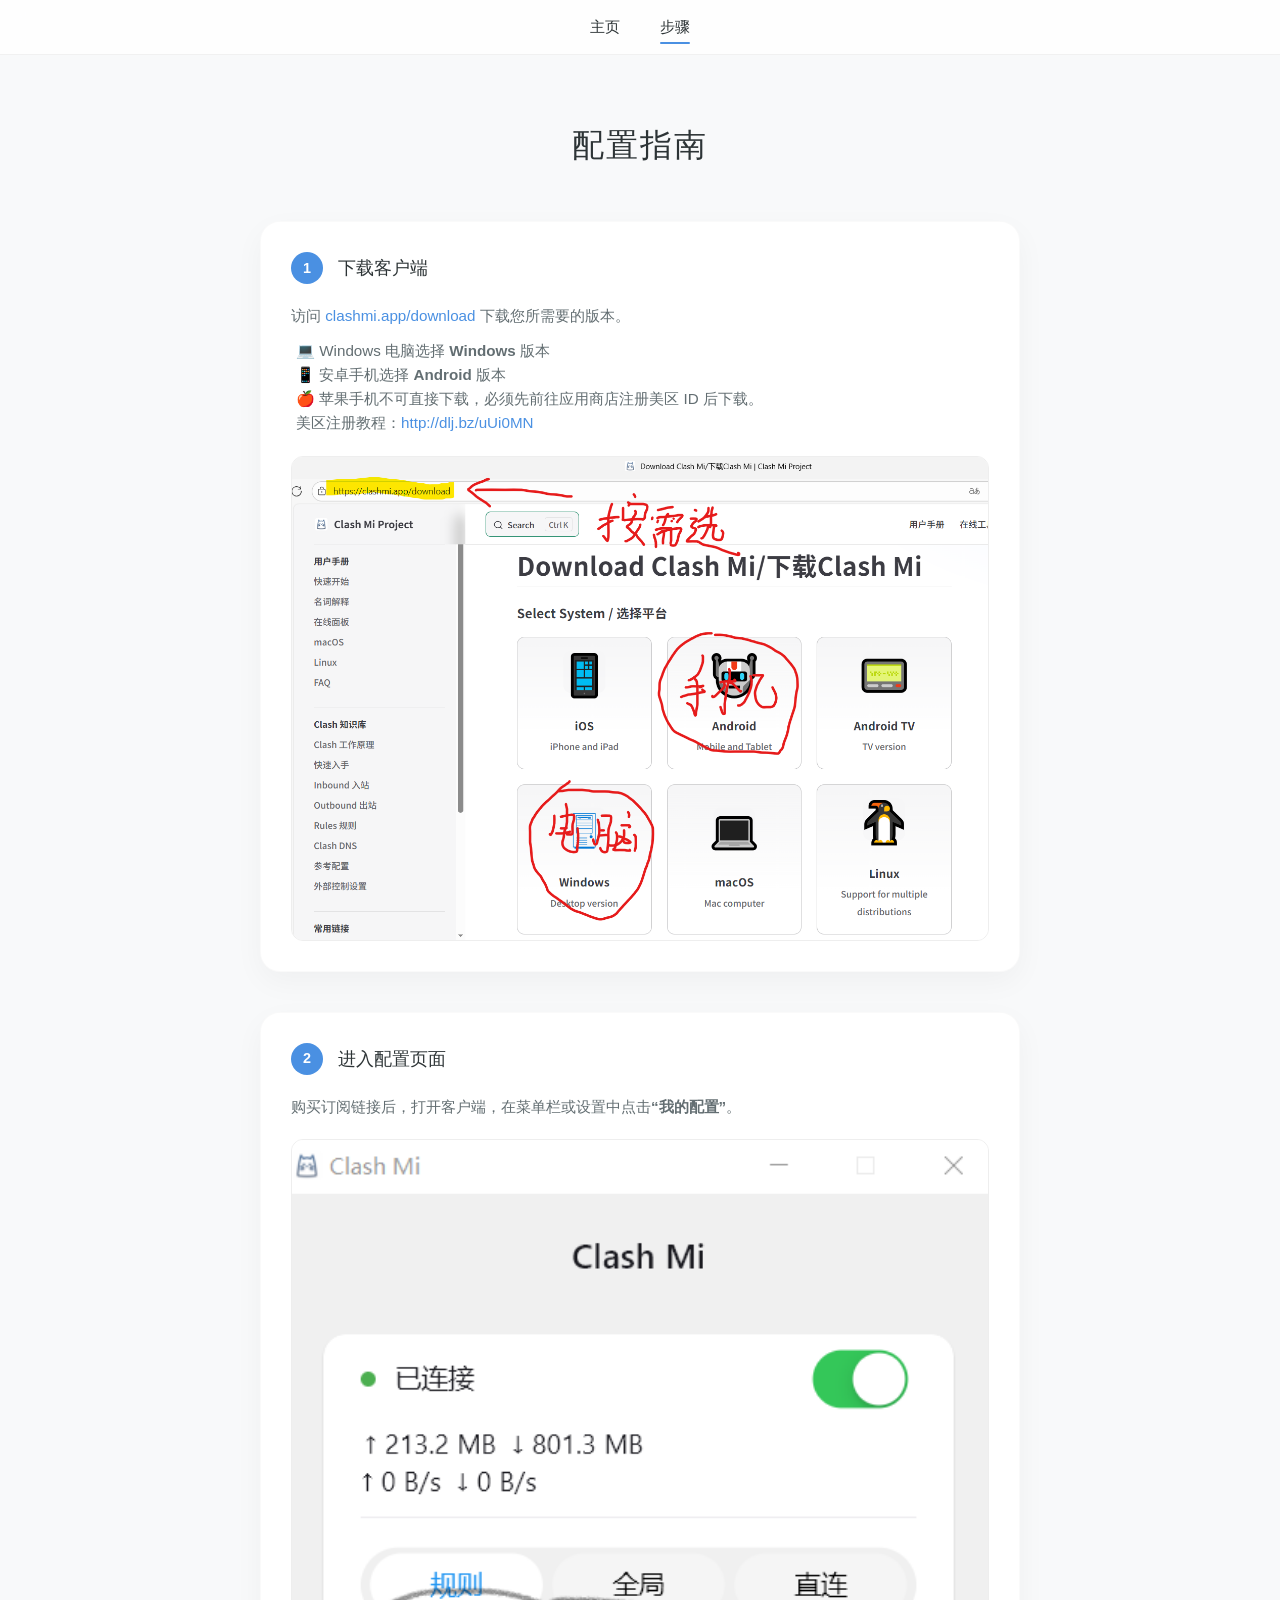
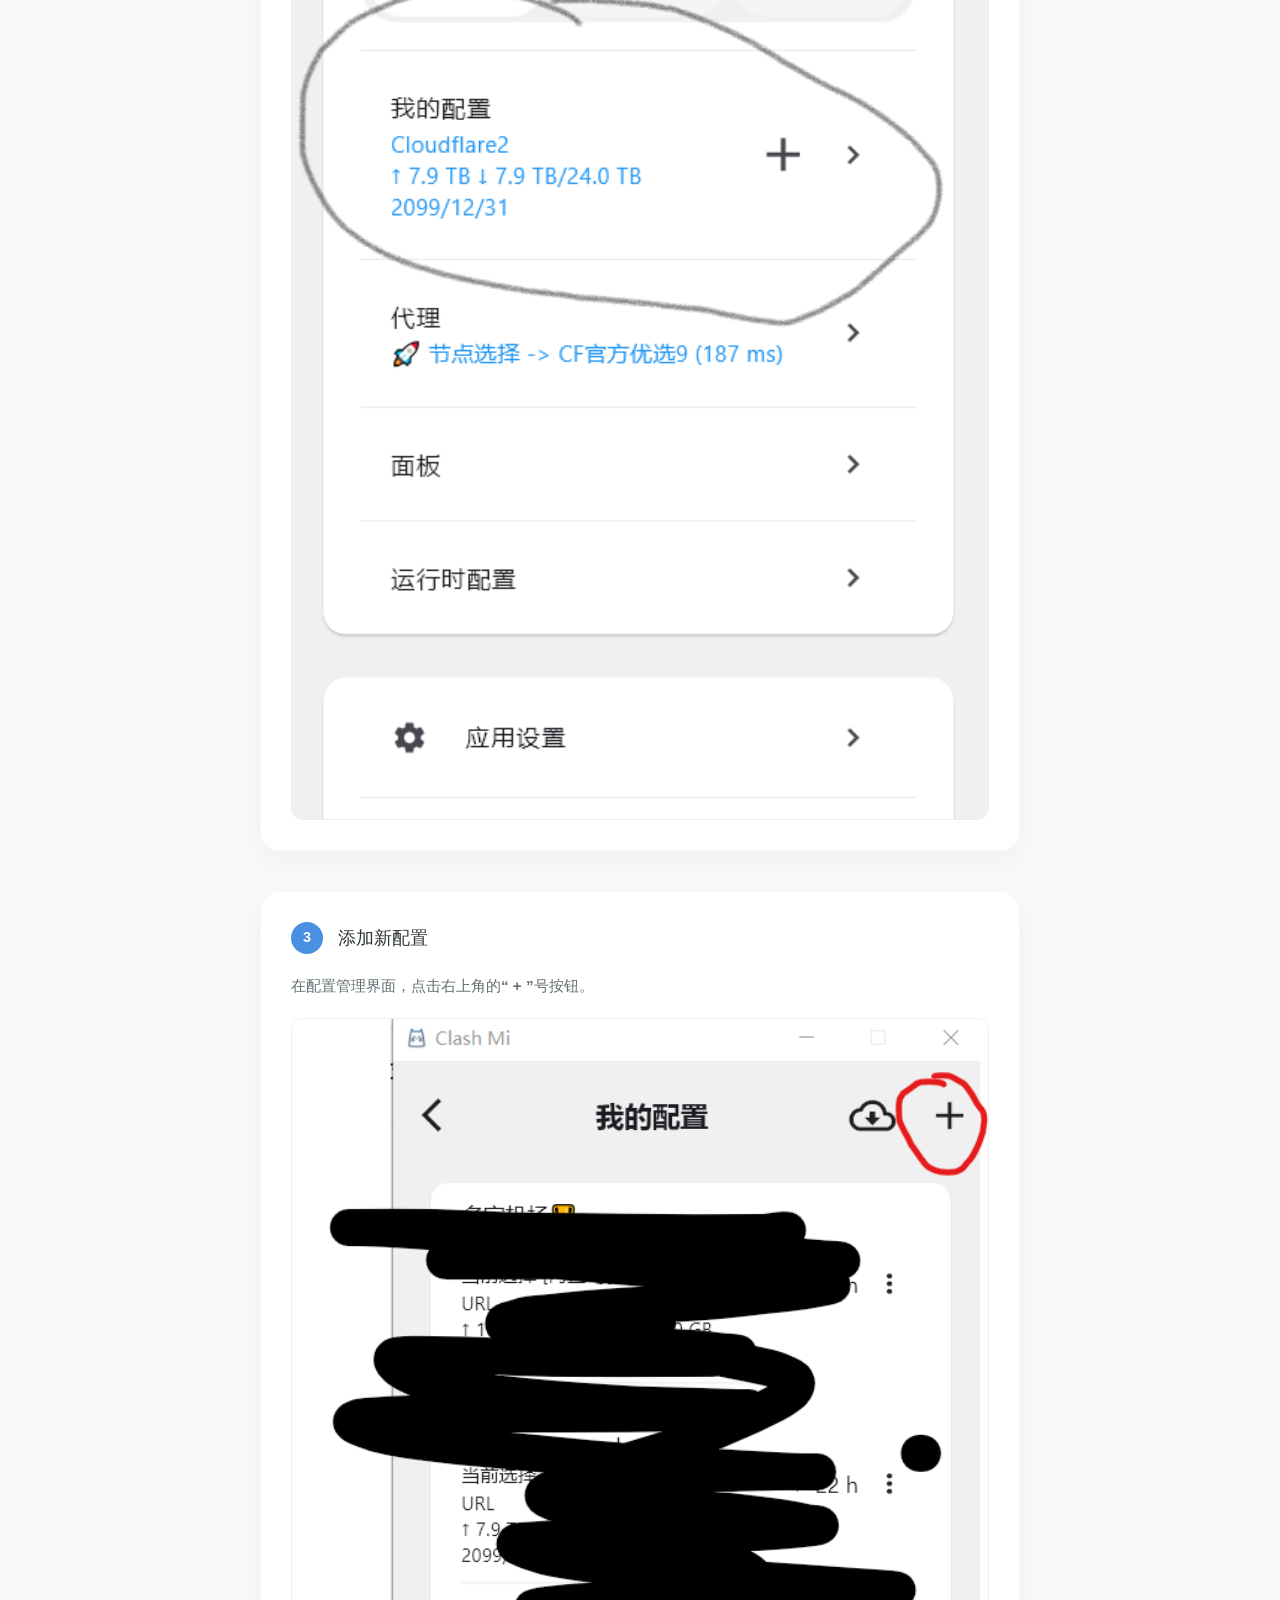
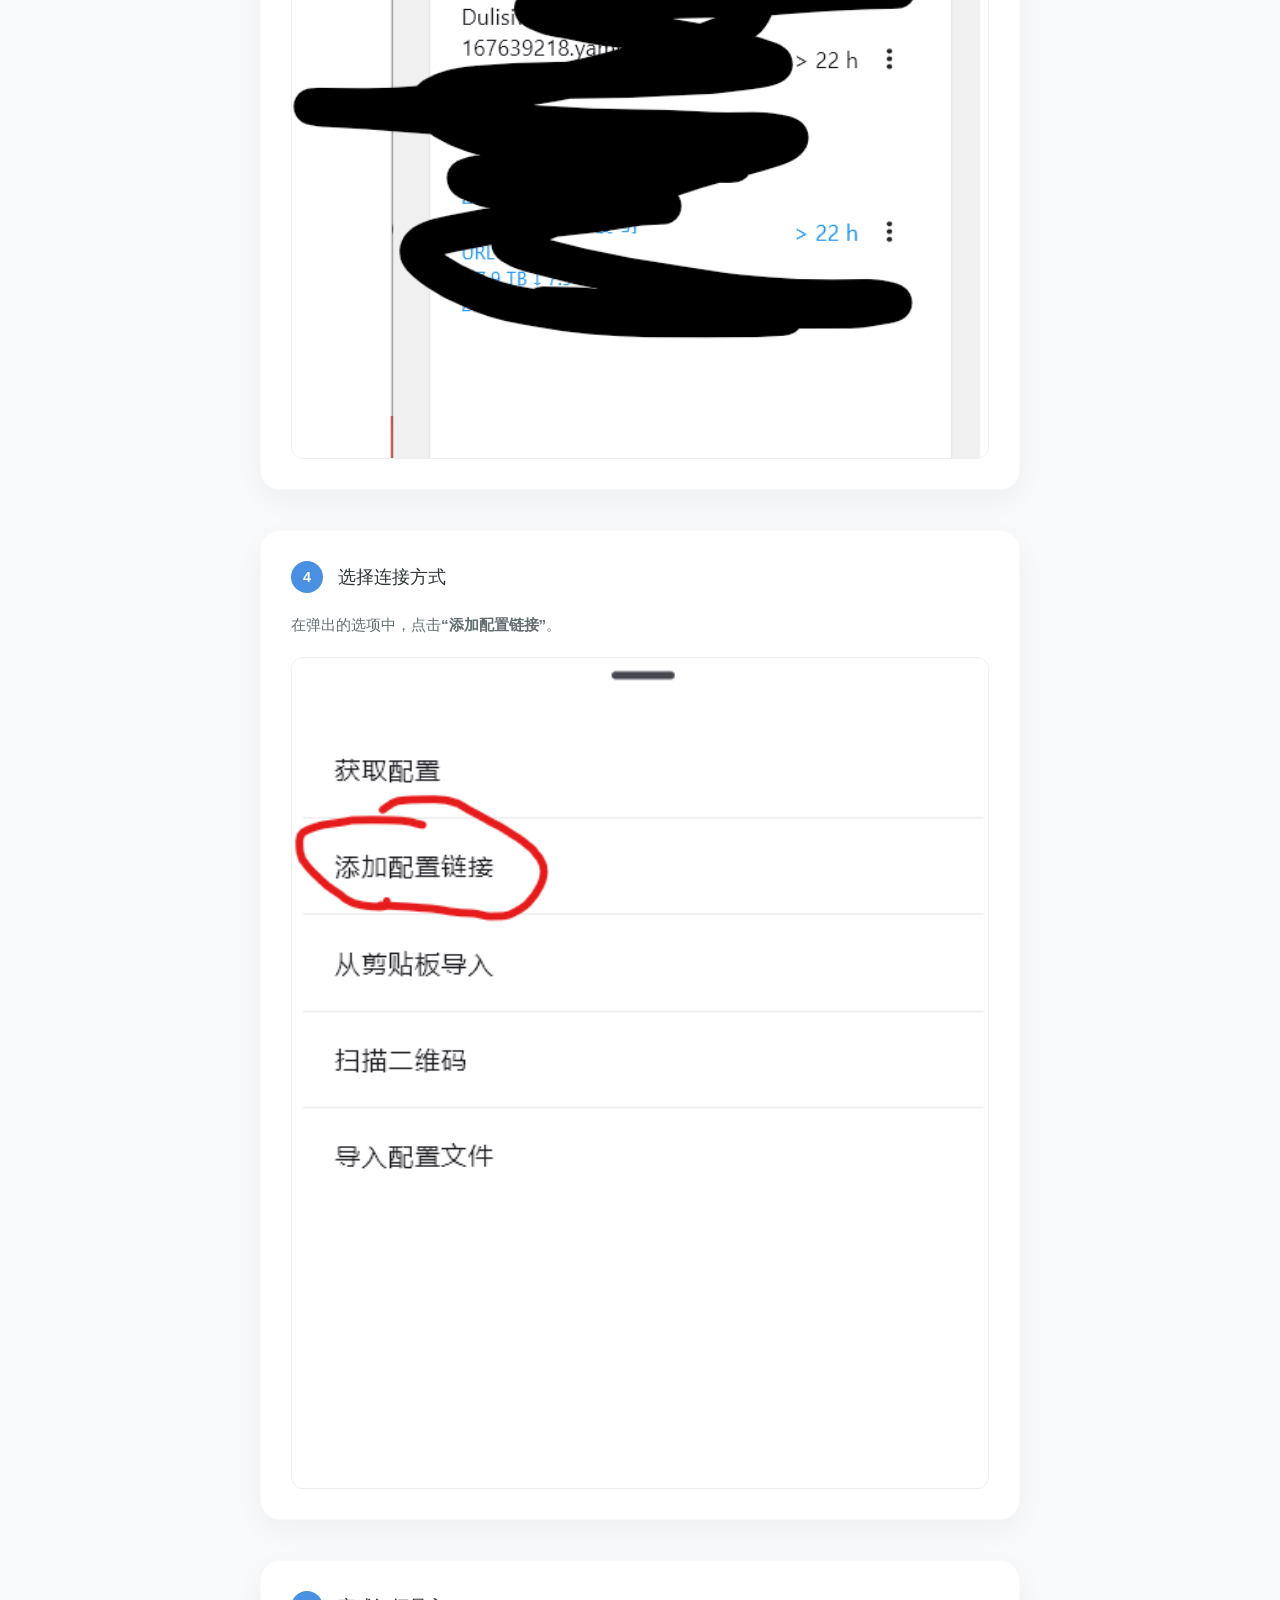
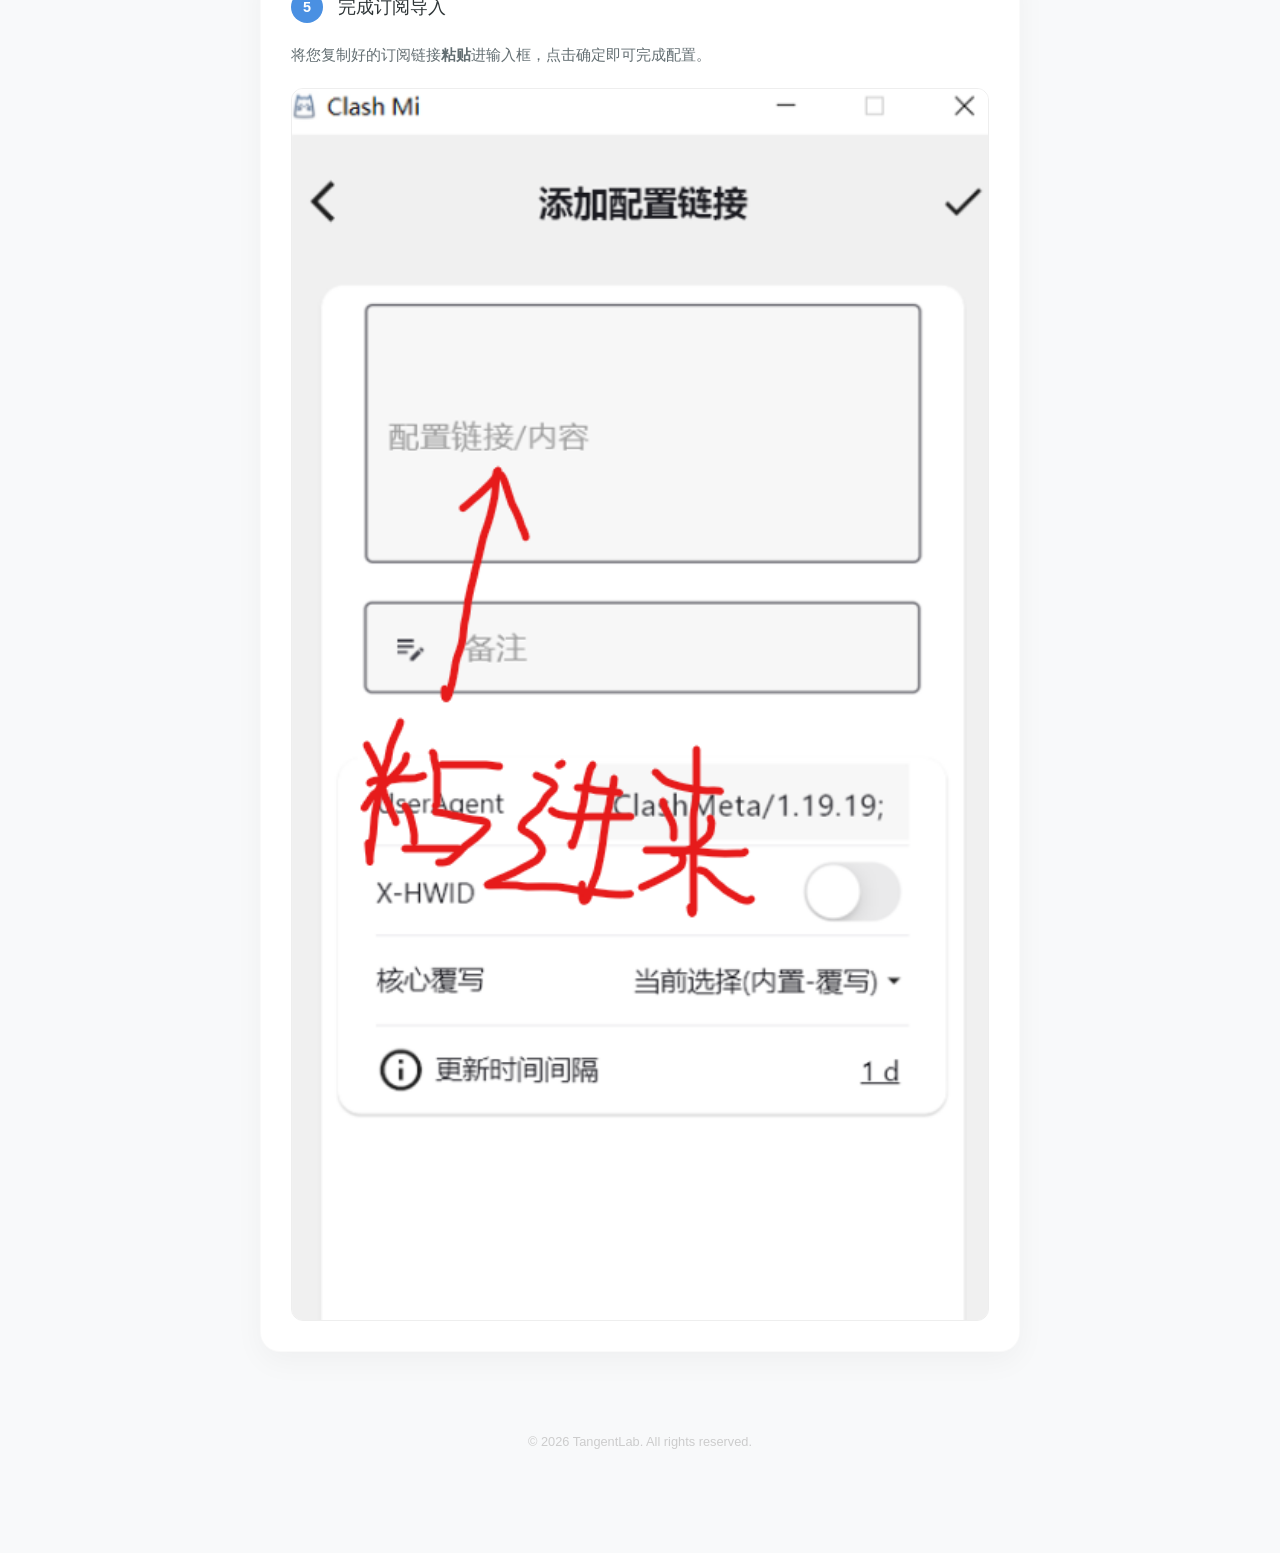
<file: guide.html>
<!DOCTYPE html>
<html lang="zh-CN">
<head>
    <meta charset="UTF-8">
    <meta name="viewport" content="width=device-width, initial-scale=1.0">
    <title>使用教程 - 代理工具</title>
    <style>
        :root {
            --primary-color: #4a90e2;
            --bg-color: #f8f9fa;
            --card-bg: #ffffff;
            --text-main: #2d3436;
            --text-sub: #636e72;
            --radius: 20px;
        }

        * { margin: 0; padding: 0; box-sizing: border-box; }

        body {
            font-family: 'PingFang SC', 'Microsoft YaHei', sans-serif;
            background-color: var(--bg-color);
            color: var(--text-main);
            line-height: 1.6;
            scroll-behavior: smooth;
        }

        /* 顶部导航 */
        header {
            position: fixed;
            top: 0; width: 100%;
            background: rgba(255, 255, 255, 0.8);
            backdrop-filter: blur(12px);
            z-index: 1000;
            border-bottom: 1px solid rgba(0,0,0,0.05);
        }

        nav {
            max-width: 1000px;
            margin: 0 auto;
            padding: 15px 20px;
            display: flex;
            justify-content: center;
            gap: 40px;
        }

        nav a {
            text-decoration: none;
            color: var(--text-main);
            font-weight: 500;
            font-size: 0.95rem;
            transition: all 0.3s;
            position: relative;
        }

        nav a:hover { color: var(--primary-color); }
        
        /* 导航激活状态装饰 */
        nav a.active::after {
            content: '';
            position: absolute;
            bottom: -5px; left: 0;
            width: 100%; height: 2px;
            background: var(--primary-color);
            border-radius: 2px;
        }

        .container {
            max-width: 800px;
            margin: 120px auto 60px;
            padding: 0 20px;
        }

        h1 {
            text-align: center;
            font-weight: 300;
            margin-bottom: 50px;
            letter-spacing: 2px;
        }

        /* 步骤卡片设计 */
        .step-card {
            background: var(--card-bg);
            border-radius: var(--radius);
            padding: 30px;
            margin-bottom: 40px;
            box-shadow: 0 10px 30px rgba(0,0,0,0.04);
            border: 1px solid rgba(0,0,0,0.02);
            transition: transform 0.3s ease;
        }

        .step-card:hover {
            transform: translateY(-5px);
        }

        .step-header {
            display: flex;
            align-items: center;
            margin-bottom: 20px;
        }

        .step-number {
            width: 32px;
            height: 32px;
            background: var(--primary-color);
            color: white;
            border-radius: 50%;
            display: flex;
            align-items: center;
            justify-content: center;
            font-weight: bold;
            margin-right: 15px;
            font-size: 0.9rem;
        }

        .step-title {
            font-size: 1.1rem;
            font-weight: 500;
            color: var(--text-main);
        }

        .step-content {
            color: var(--text-sub);
            margin-bottom: 20px;
            font-size: 0.95rem;
        }

        .step-content a {
            color: var(--primary-color);
            text-decoration: none;
            word-break: break-all;
            border-bottom: 1px solid transparent;
        }

        .step-content a:hover {
            border-bottom: 1px solid var(--primary-color);
        }

        /* 图片展示区 */
        .step-image {
            width: 100%;
            border-radius: 12px;
            display: block;
            border: 1px solid #eee;
            background: #f9f9f9;
        }

        footer {
            text-align: center;
            padding: 40px;
            color: #ccc;
            font-size: 0.8rem;
        }

        @media (max-width: 600px) {
            .container { margin-top: 100px; }
            h1 { font-size: 1.5rem; }
            .step-card { padding: 20px; }
        }
    </style>
</head>
<body>

    <header>
        <nav>
            <a href="index.html">主页</a>
            <a href="#steps" class="active">步骤</a>
        </nav>
    </header>

    <div class="container" id="steps">
        <h1>配置指南</h1>

        <div class="step-card">
            <div class="step-header">
                <div class="step-number">1</div>
                <div class="step-title">下载客户端</div>
            </div>
            <div class="step-content">
                访问 <a href="https://clashmi.app/download" target="_blank">clashmi.app/download</a> 下载您所需要的版本。
                <ul style="margin-top:10px; list-style:none; padding-left:5px;">
                    <li>💻 Windows 电脑选择 <strong>Windows</strong> 版本</li>
                    <li>📱 安卓手机选择 <strong>Android</strong> 版本</li>
                    <li>🍎 苹果手机不可直接下载，必须先前往应用商店注册美区 ID 后下载。
                        <br>美区注册教程：<a href="http://dlj.bz/uUi0MN" target="_blank">http://dlj.bz/uUi0MN</a>
                    </li>
                </ul>
            </div>
            <img src="1.png" alt="下载页面示例" class="step-image">
        </div>

        <div class="step-card">
            <div class="step-header">
                <div class="step-number">2</div>
                <div class="step-title">进入配置页面</div>
            </div>
            <div class="step-content">
                购买订阅链接后，打开客户端，在菜单栏或设置中点击<strong>“我的配置”</strong>。
            </div>
            <img src="2.png" alt="我的配置示例" class="step-image">
        </div>

        <div class="step-card">
            <div class="step-header">
                <div class="step-number">3</div>
                <div class="step-title">添加新配置</div>
            </div>
            <div class="step-content">
                在配置管理界面，点击右上角的<strong>“ + ”</strong>号按钮。
            </div>
            <img src="3.png" alt="点击添加示例" class="step-image">
        </div>

        <div class="step-card">
            <div class="step-header">
                <div class="step-number">4</div>
                <div class="step-title">选择连接方式</div>
            </div>
            <div class="step-content">
                在弹出的选项中，点击<strong>“添加配置链接”</strong>。
            </div>
            <img src="4.png" alt="添加链接示例" class="step-image">
        </div>

        <div class="step-card">
            <div class="step-header">
                <div class="step-number">5</div>
                <div class="step-title">完成订阅导入</div>
            </div>
            <div class="step-content">
                将您复制好的订阅链接<strong>粘贴</strong>进输入框，点击确定即可完成配置。
            </div>
            <img src="5.png" alt="粘贴链接示例" class="step-image">
        </div>

        <footer>
            &copy; 2026 TangentLab. All rights reserved.
        </footer>
    </div>

</body>
</html>
</file>
